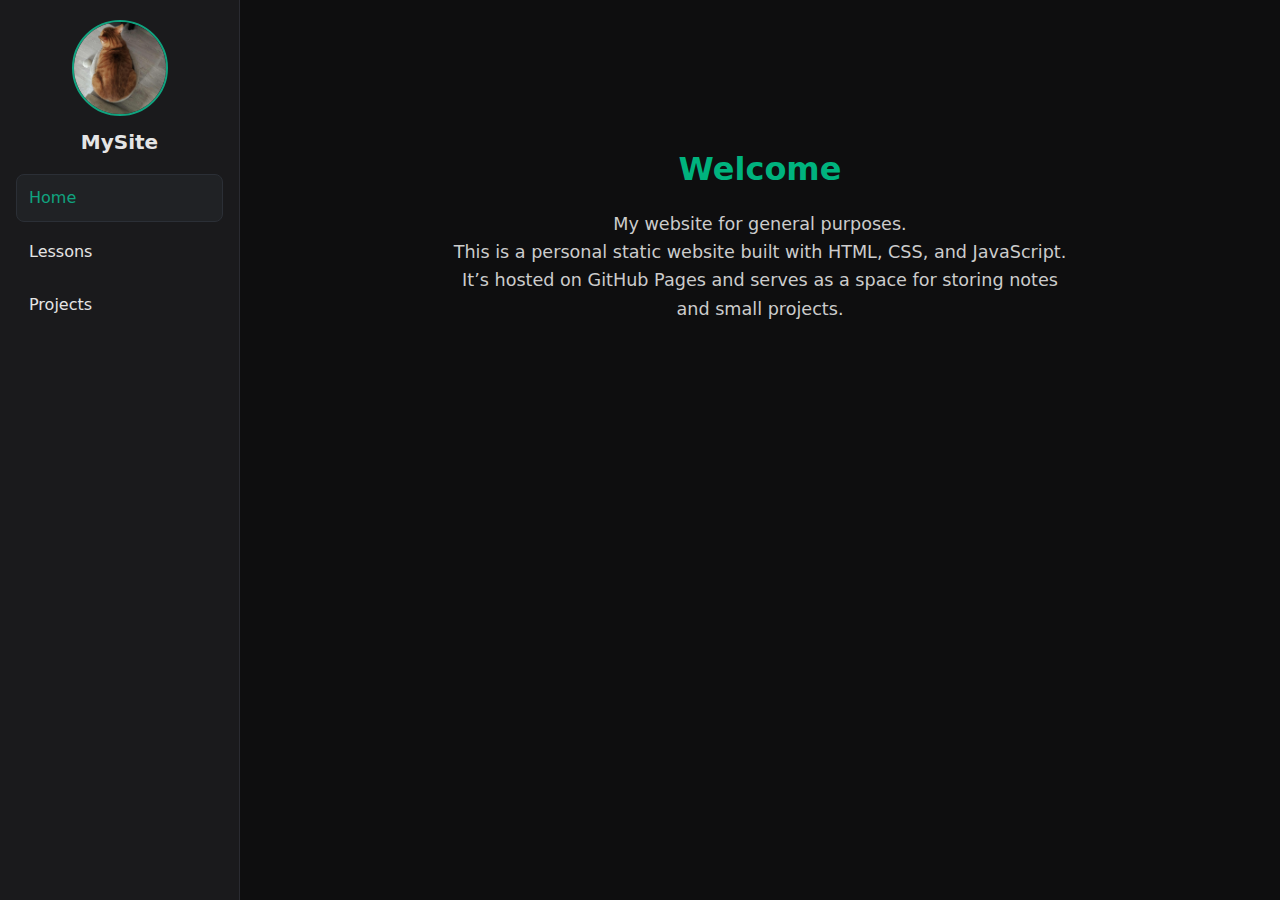
<file: index.html>
<!DOCTYPE html>
<html lang="en">
<head>
  <meta charset="utf-8">
  <meta name="viewport" content="width=device-width,initial-scale=1">
  <title>MySite</title>
  <link rel="stylesheet" href="css/style.css">
  <style>
    /* small inline CSS tweak for centered homepage */
    .home-container {
      text-align: center;
      margin-top: 120px;
      line-height: 1.6;
      color: #ccc;
    }
    .home-container h2 {
      font-size: 2rem;
      color: #00b37e;
      margin-bottom: 15px;
    }
    .home-container p {
      font-size: 1.1rem;
      color: #ccc;
    }
  </style>
</head>
<body>
  <!-- Sidebar -->
  <aside class="sidebar">
    <div class="brand">
      <img src="assets/cat.jpg" alt="My Cat" class="cat-photo">
      <h1>MySite</h1>
    </div>

    <nav id="nav" class="side-nav">
      <a href="index.html">Home</a>
      <a href="lessons.html">Lessons</a>
      <a href="projects.html">Projects</a>
    </nav>
  </aside>

  <!-- Main Content -->
  <main class="content">
    <div class="home-container">
      <h2>Welcome</h2>
      <p>
        My website for general purposes.<br>
        This is a personal static website built with HTML, CSS, and JavaScript.<br>
        It’s hosted on GitHub Pages and serves as a space for storing notes<br>
        and small projects.
      </p>
    </div>
  </main>

  <script src="js/nav.js"></script>
</body>
</html>
</file>
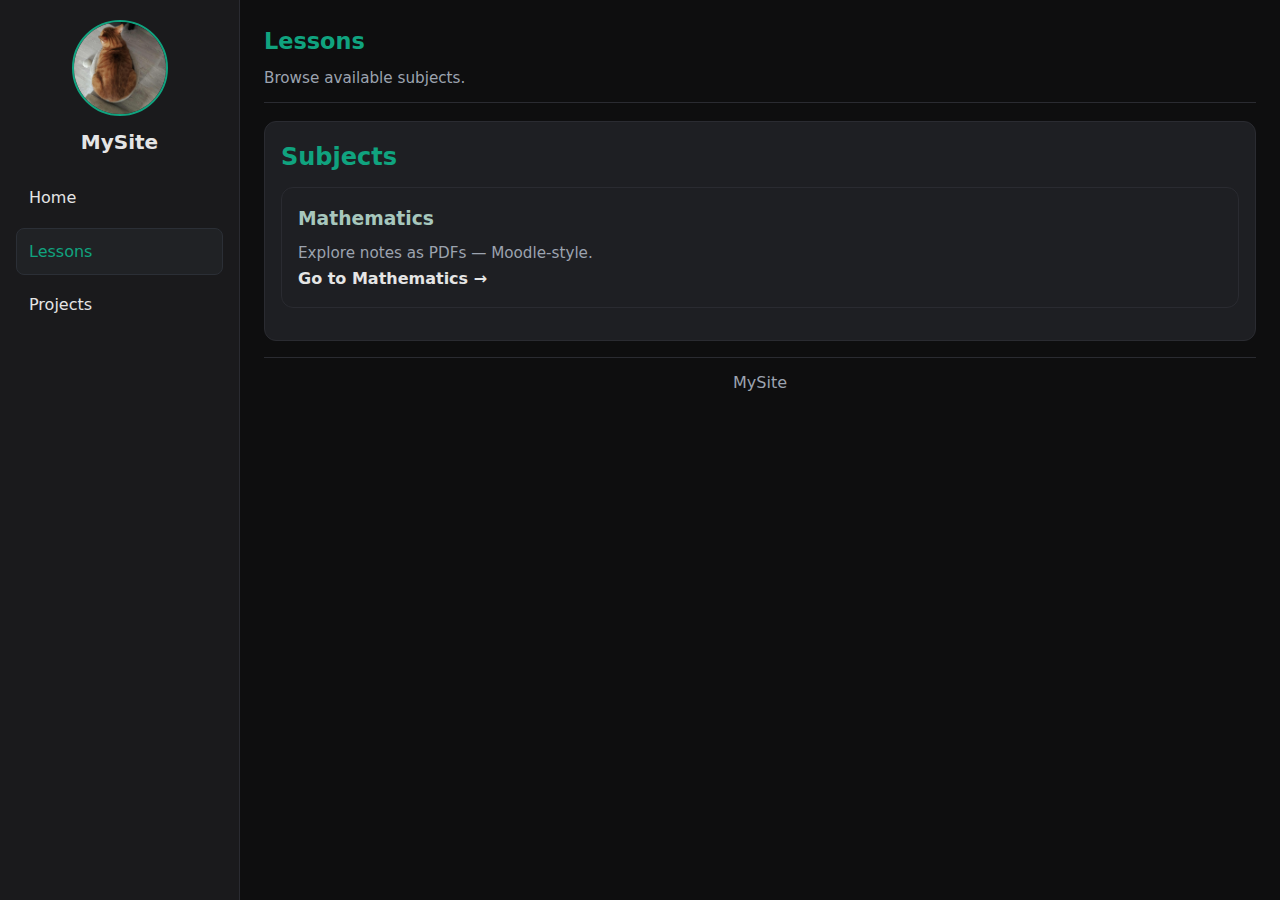
<file: lessons.html>
<!DOCTYPE html>
<html lang="en">
<head>
  <meta charset="utf-8">
  <meta name="viewport" content="width=device-width,initial-scale=1">
  <title>Lessons • MySite</title>
  <link rel="stylesheet" href="css/style.css">
</head>
<body>
  <!-- LEFT SIDEBAR -->
  <aside class="sidebar">
    <div class="brand">
      <img src="assets/cat.jpg" alt="My Cat" class="cat-photo">
      <h1>MySite</h1>
    </div>
    <nav id="nav" class="side-nav">
      <a href="index.html">Home</a>
      <a href="lessons.html">Lessons</a>
      <a href="projects.html">Projects</a>
    </nav>
  </aside>

  <!-- RIGHT CONTENT -->
  <main class="content">
    <header class="page-header">
      <h2>Lessons</h2>
      <p class="muted">Browse available subjects.</p>
    </header>

    <section>
      <h2>Subjects</h2>
      <ul class="subject-list">
        <li class="card">
          <h3>Mathematics</h3>
          <p class="muted">Explore notes as PDFs — Moodle-style.</p>
          <p><a class="subject-link" href="math.html">Go to Mathematics →</a></p>
        </li>
      </ul>
    </section>

    <footer class="page-footer">
      <p>MySite</p>
    </footer>
  </main>

  <script src="js/nav.js"></script>
</body>
</html>
</file>
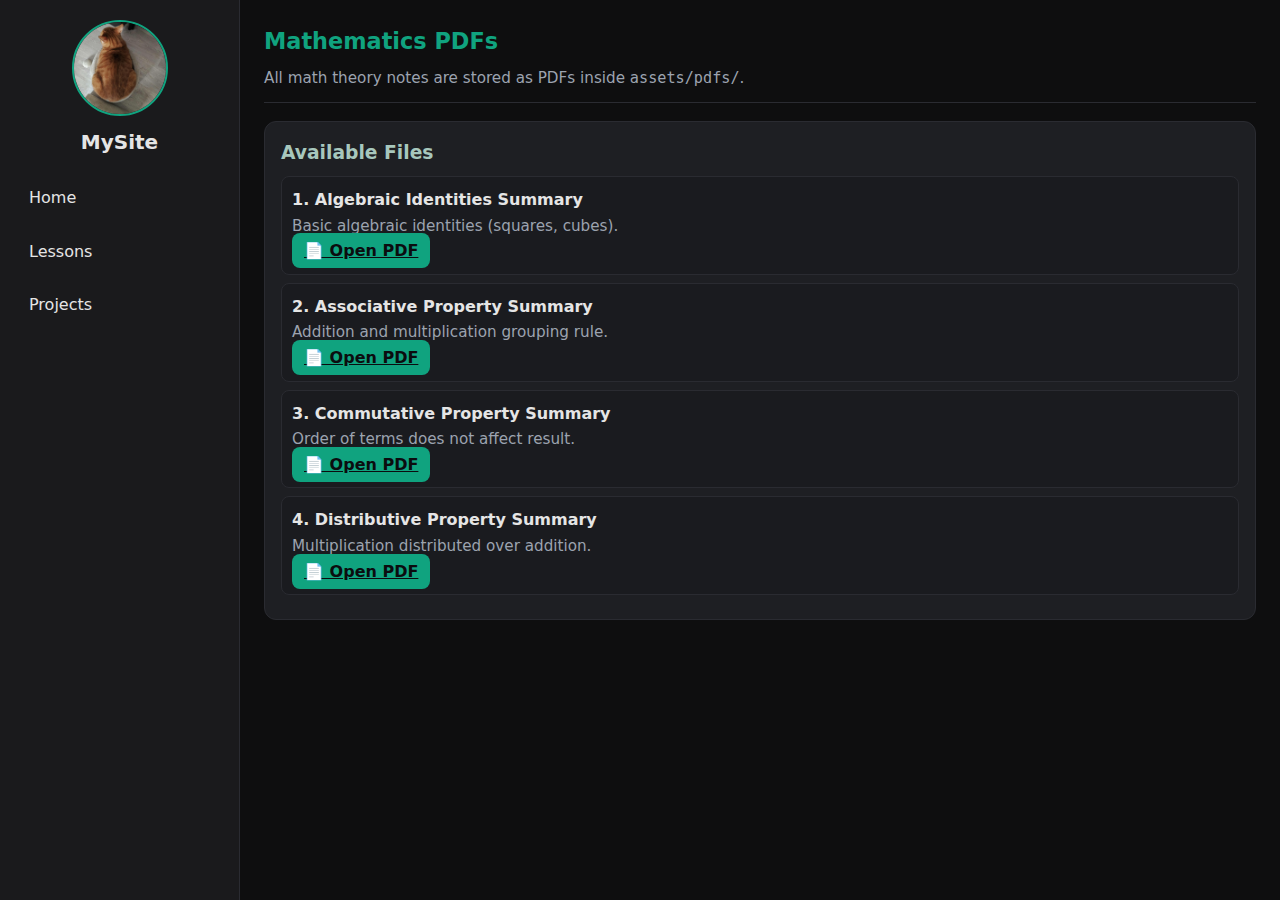
<file: math.html>
<!DOCTYPE html>
<html lang="en">
<head>
  <meta charset="utf-8">
  <meta name="viewport" content="width=device-width,initial-scale=1">
  <title>Mathematics • MySite</title>
  <link rel="stylesheet" href="css/style.css">
</head>
<body>
  <!-- Sidebar -->
  <aside class="sidebar">
    <div class="brand">
      <img src="assets/cat.jpg" alt="My Cat" class="cat-photo">
      <h1>MySite</h1>
    </div>
    <nav id="nav" class="side-nav">
      <a href="index.html">Home</a>
      <a href="lessons.html">Lessons</a>
      <a href="projects.html">Projects</a>
    </nav>
  </aside>

  <!-- Main Content -->
  <main class="content">
    <header class="page-header">
      <h2>Mathematics PDFs</h2>
      <p class="muted">
        All math theory notes are stored as PDFs inside
        <code>assets/pdfs/</code>.
      </p>
    </header>

    <!-- List of PDFs -->
    <section>
      <h3>Available Files</h3>
      <ul class="note-list">
        <li>
          <strong>1. Algebraic Identities Summary</strong><br>
          <span class="muted">Basic algebraic identities (squares, cubes).</span><br>
          <a class="btn" href="assets/pdfs/Algebraic_Identities_Summary.pdf" target="_blank" rel="noopener">📄 Open PDF</a>
        </li>
        <li>
          <strong>2. Associative Property Summary</strong><br>
          <span class="muted">Addition and multiplication grouping rule.</span><br>
          <a class="btn" href="assets/pdfs/Associative_Property_Summary.pdf" target="_blank" rel="noopener">📄 Open PDF</a>
        </li>
        <li>
          <strong>3. Commutative Property Summary</strong><br>
          <span class="muted">Order of terms does not affect result.</span><br>
          <a class="btn" href="assets/pdfs/Commutative_Property_Summary.pdf" target="_blank" rel="noopener">📄 Open PDF</a>
        </li>
        <li>
          <strong>4. Distributive Property Summary</strong><br>
          <span class="muted">Multiplication distributed over addition.</span><br>
          <a class="btn" href="assets/pdfs/Distributive_Property_Summary.pdf" target="_blank" rel="noopener">📄 Open PDF</a>
        </li>
      </ul>
    </section>
  </main>

  <script src="js/nav.js"></script>
</body>
</html>
</file>
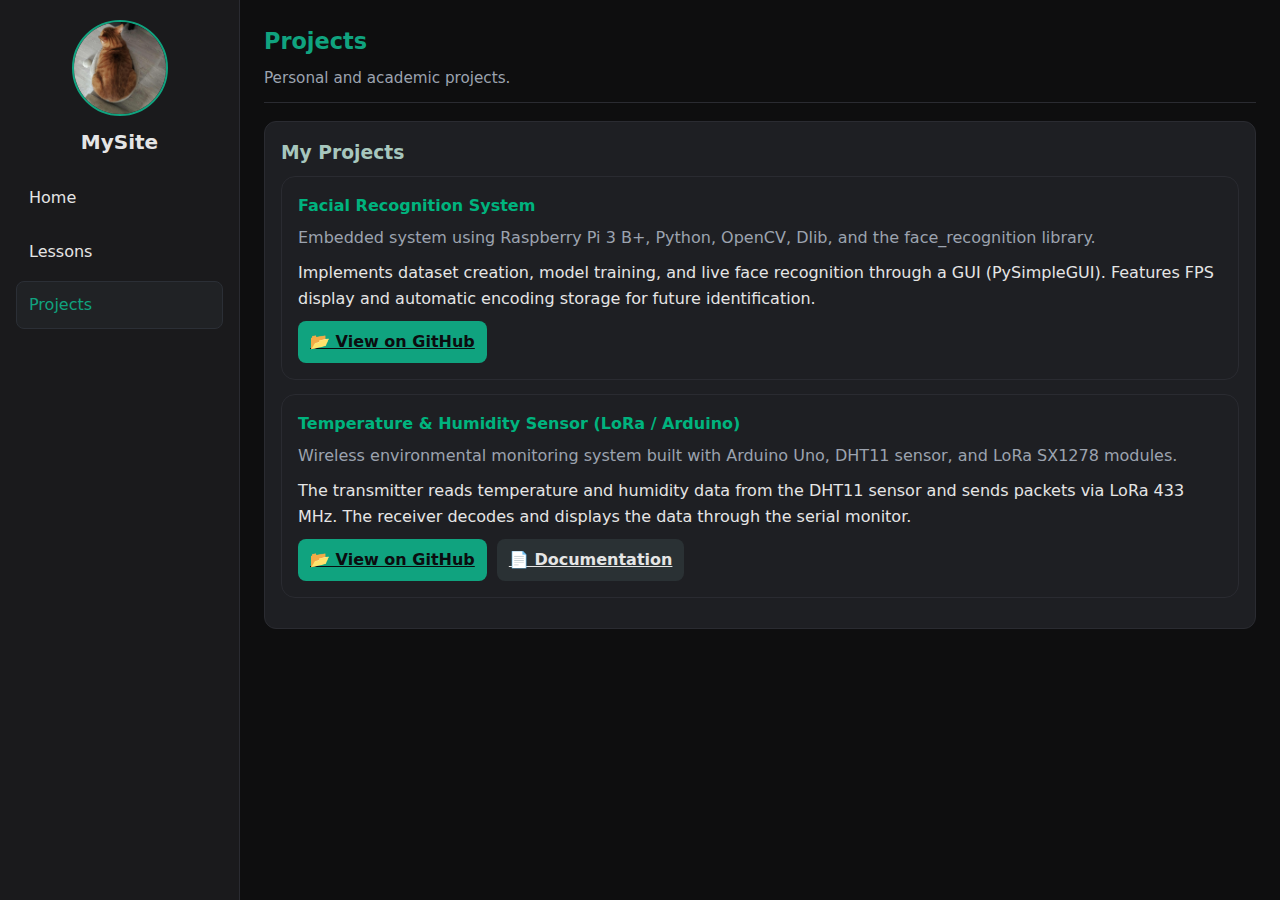
<file: projects.html>
<!DOCTYPE html>
<html lang="en">
<head>
  <meta charset="utf-8">
  <meta name="viewport" content="width=device-width,initial-scale=1">
  <title>Projects • MySite</title>
  <link rel="stylesheet" href="css/style.css">
  <style>
    .project-card {
      background: var(--panel);
      border: 1px solid var(--border);
      border-radius: 14px;
      padding: 16px;
      margin-bottom: 14px;
    }
    .project-card h4 { margin-bottom: 6px; color: #00b37e; }
    .project-meta { color: var(--muted); margin: 6px 0 10px 0; }
    .btn-row { display: flex; gap: 10px; flex-wrap: wrap; margin-top: 10px; }
    .btn.secondary {
      background: #2a3134;
      color: var(--text);
    }
    .btn.secondary:hover { background: #343c40; }
  </style>
</head>
<body>
  <!-- Sidebar -->
  <aside class="sidebar">
    <div class="brand">
      <img src="assets/cat.jpg" alt="My Cat" class="cat-photo">
      <h1>MySite</h1>
    </div>
    <nav id="nav" class="side-nav">
      <a href="index.html">Home</a>
      <a href="lessons.html">Lessons</a>
      <a href="projects.html" class="active">Projects</a>
    </nav>
  </aside>

  <!-- Content -->
  <main class="content">
    <header class="page-header">
      <h2>Projects</h2>
      <p class="muted">Personal and academic projects.</p>
    </header>

    <section class="card">
      <h3>My Projects</h3>

      <!-- Project 1 -->
      <div class="project-card">
        <h4>Facial Recognition System</h4>
        <div class="project-meta">
          Embedded system using Raspberry Pi 3 B+, Python, OpenCV, Dlib, and the face_recognition library.
        </div>
        <p>
          Implements dataset creation, model training, and live face recognition through a GUI (PySimpleGUI).
          Features FPS display and automatic encoding storage for future identification.
        </p>
        <div class="btn-row">
          <a class="btn" href="https://github.com/PhilipBambo/face-recognition" target="_blank" rel="noopener">📂 View on GitHub</a>
        </div>
      </div>

      <!-- Project 2 -->
      <div class="project-card">
        <h4>Temperature & Humidity Sensor (LoRa / Arduino)</h4>
        <div class="project-meta">
          Wireless environmental monitoring system built with Arduino Uno, DHT11 sensor, and LoRa SX1278 modules.
        </div>
        <p>
          The transmitter reads temperature and humidity data from the DHT11 sensor and sends packets
          via LoRa 433 MHz. The receiver decodes and displays the data through the serial monitor.
        </p>
        <div class="btn-row">
          <a class="btn" href="https://github.com/PhilipBambo/temperature-humidity-sensor-LoRa" target="_blank" rel="noopener">📂 View on GitHub</a>
          <a class="btn secondary" href="assets/projects/lora-dht/README.pdf" target="_blank" rel="noopener">📄 Documentation</a>
        </div>
      </div>

    </section>
  </main>

  <script src="js/nav.js"></script>
</body>
</html>
</file>
<file: css/style.css>
/* ========== Base (Dark, ChatGPT-style) ========== */
* {
  box-sizing: border-box;
  margin: 0;
  padding: 0;
}

:root{
  --bg:#0e0e0f;          /* page background */
  --sidebar:#1a1a1c;     /* left menu */
  --panel:#1e1f23;       /* content cards/panels */
  --text:#e5e5e5;        /* primary text */
  --muted:#9ca3af;       /* secondary text */
  --accent:#10a37f;      /* ChatGPT green */
  --accent-hover:#14b08c;
  --border:#2a2b31;
}

html, body {
  height: 100%;
}

body {
  display: flex;
  min-height: 100vh;
  background: var(--bg);
  color: var(--text);
  font-family: system-ui, -apple-system, "Segoe UI", Roboto, Ubuntu, sans-serif;
  line-height: 1.6;
}

/* ========== Sidebar ========== */
.sidebar {
  width: 240px;
  min-height: 100vh;
  background: var(--sidebar);
  border-right: 1px solid var(--border);
  padding: 20px 16px;
  position: sticky;
  top: 0;
  align-self: flex-start;
}

.brand {
  text-align: center;
  margin-bottom: 16px;
}

.cat-photo {
  width: 96px;
  height: 96px;
  object-fit: cover;
  border-radius: 50%;
  border: 2px solid var(--accent);
  display: block;
  margin: 0 auto 10px auto;
}

.brand h1 {
  font-size: 1.25rem;
  font-weight: 700;
}

/* Side navigation */
.side-nav {
  display: flex;
  flex-direction: column;
  margin-top: 12px;
  gap: 6px;
}

.side-nav a {
  display: block;
  color: var(--text);
  text-decoration: none;
  padding: 10px 12px;
  border-radius: 8px;
  border: 1px solid transparent;
  transition: background .15s, color .15s, border-color .15s;
}

.side-nav a:hover {
  background: #232428;
  border-color: var(--border);
}

.side-nav a.active {
  color: var(--accent);
  background: #202225;
  border-color: #2b2f36;
}

/* ========== Main Content ========== */
.content {
  flex: 1;
  max-width: 1100px;
  margin: 0 auto;
  padding: 24px;
}

.page-header {
  margin-bottom: 18px;
  border-bottom: 1px solid var(--border);
  padding-bottom: 12px;
}

.page-header h2 {
  font-size: 1.4rem;
  margin-bottom: 6px;
}

.muted {
  color: var(--muted);
  font-size: 0.95rem;
}

/* Panels / sections */
section, .card {
  background: var(--panel);
  border: 1px solid var(--border);
  border-radius: 12px;
  padding: 16px;
  margin-bottom: 16px;
}

/* General links */
a { color: var(--accent); }
a:hover { color: var(--accent-hover); }

/* Lists */
ul { list-style: none; }
ul li { margin-bottom: 10px; }

/* Headings inside content */
h2 { color: var(--accent); margin-bottom: 10px; }
h3 { color: #a7c7bd; margin-bottom: 8px; }

/* ========== Buttons ========== */
button, .btn {
  background: var(--accent);
  color: #0b0c0f;
  border: none;
  border-radius: 8px;
  padding: 8px 12px;
  cursor: pointer;
  font-weight: 600;
  transition: background .15s, transform .05s;
}
button:hover, .btn:hover { background: var(--accent-hover); }
button:active, .btn:active { transform: translateY(1px); }

/* ========== Lessons / Projects lists ========== */
.subject-list .subject-link,
.project-list strong {
  color: var(--text);
  text-decoration: none;
  font-weight: 600;
}
.subject-link:hover { color: var(--accent); }

/* ========== Math (Moodle-like) ========== */
.lesson {
  background: #212327;
  border: 1px solid var(--border);
  border-radius: 10px;
  padding: 14px;
  margin-bottom: 14px;
}

.lesson h3 {
  color: #b7f0df; /* soft green heading */
  margin-bottom: 6px;
}

.formula {
  background: #141518;
  border: 1px dashed #3a3d45;
  border-radius: 8px;
  padding: 8px;
  font-family: ui-monospace, SFMono-Regular, Menlo, Consolas, monospace;
  color: var(--text);
  overflow: auto;
}

.save-btn {
  margin-top: 8px;
}

/* Saved notes */
.note-list { margin-top: 8px; }
.note-list li {
  background: #1a1b1f;
  border: 1px solid var(--border);
  border-radius: 8px;
  padding: 10px;
  margin-bottom: 8px;
}
.note-list .remove-btn {
  margin-top: 6px;
  background: #2a3134;
  color: var(--text);
}
.note-list .remove-btn:hover {
  background: #343c40;
}

/* ========== Footer ========== */
.page-footer {
  text-align: center;
  color: var(--muted);
  border-top: 1px solid var(--border);
  padding-top: 12px;
}

/* ========== Responsive ========== */
@media (max-width: 860px) {
  .sidebar { width: 200px; }
}

@media (max-width: 700px) {
  .sidebar {
    position: fixed;
    left: 0;
    top: 0;
    height: 100vh;
    z-index: 10;
    transform: translateX(0);
  }
  .content {
    margin-left: 200px; /* keep content readable when sidebar fixed */
    padding: 20px;
  }
}

/* Optional: subtle scrollbar for long formulas or lists */
::-webkit-scrollbar { height: 8px; width: 8px; }
::-webkit-scrollbar-thumb { background: #2c2f36; border-radius: 6px; }
::-webkit-scrollbar-thumb:hover { background: #3a3d45; }
</file>
